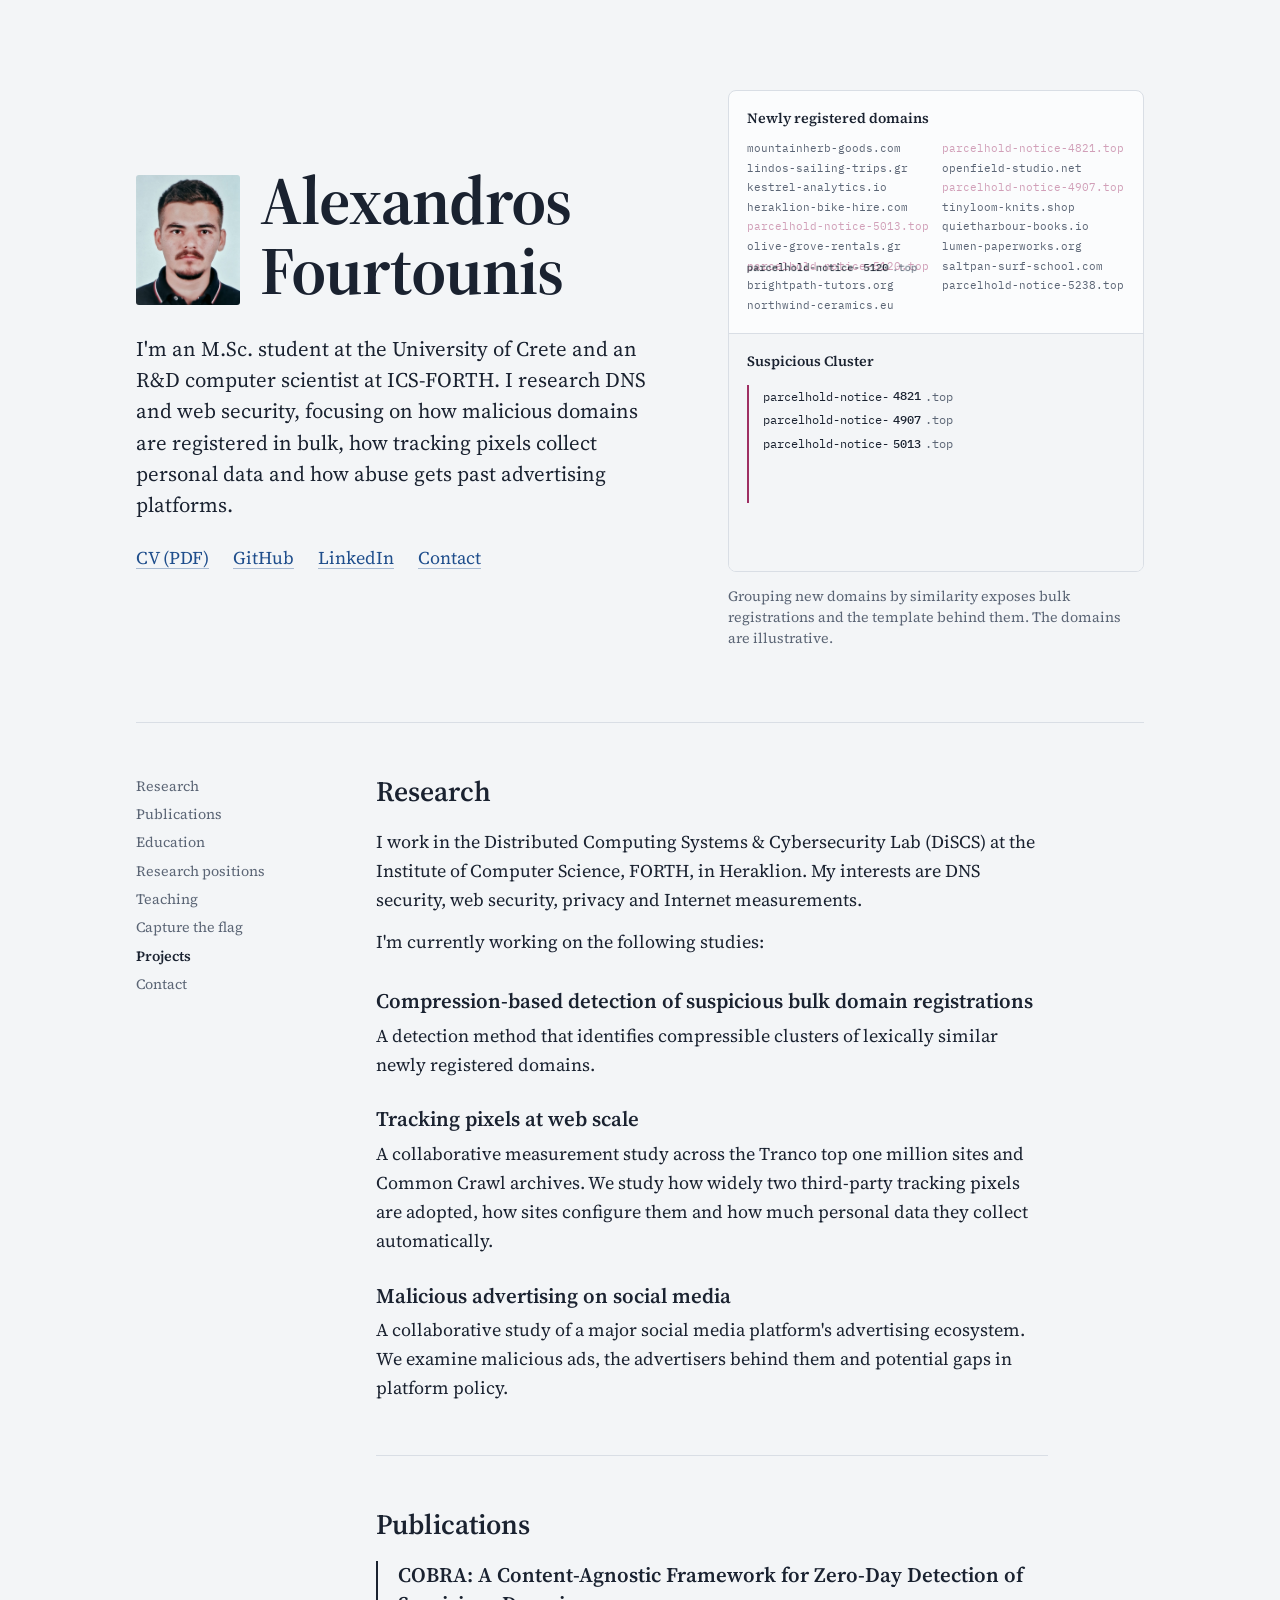
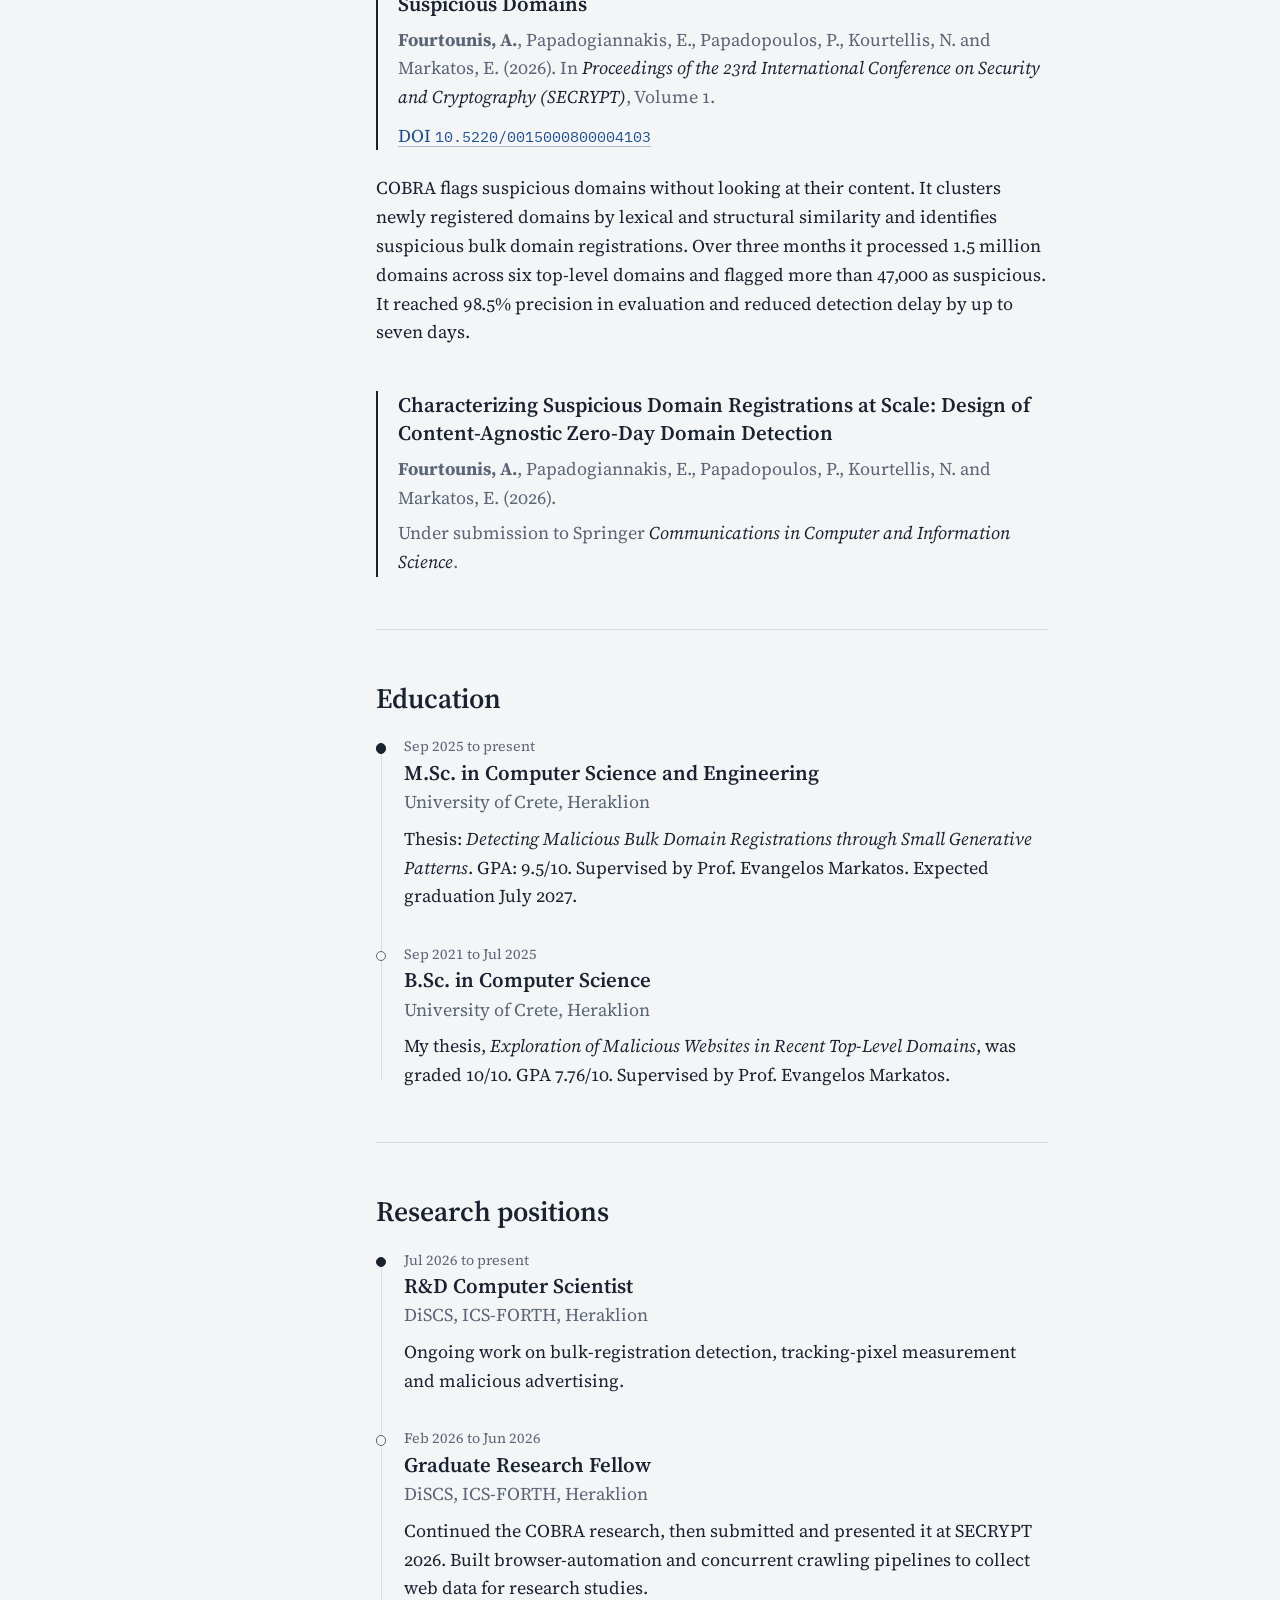
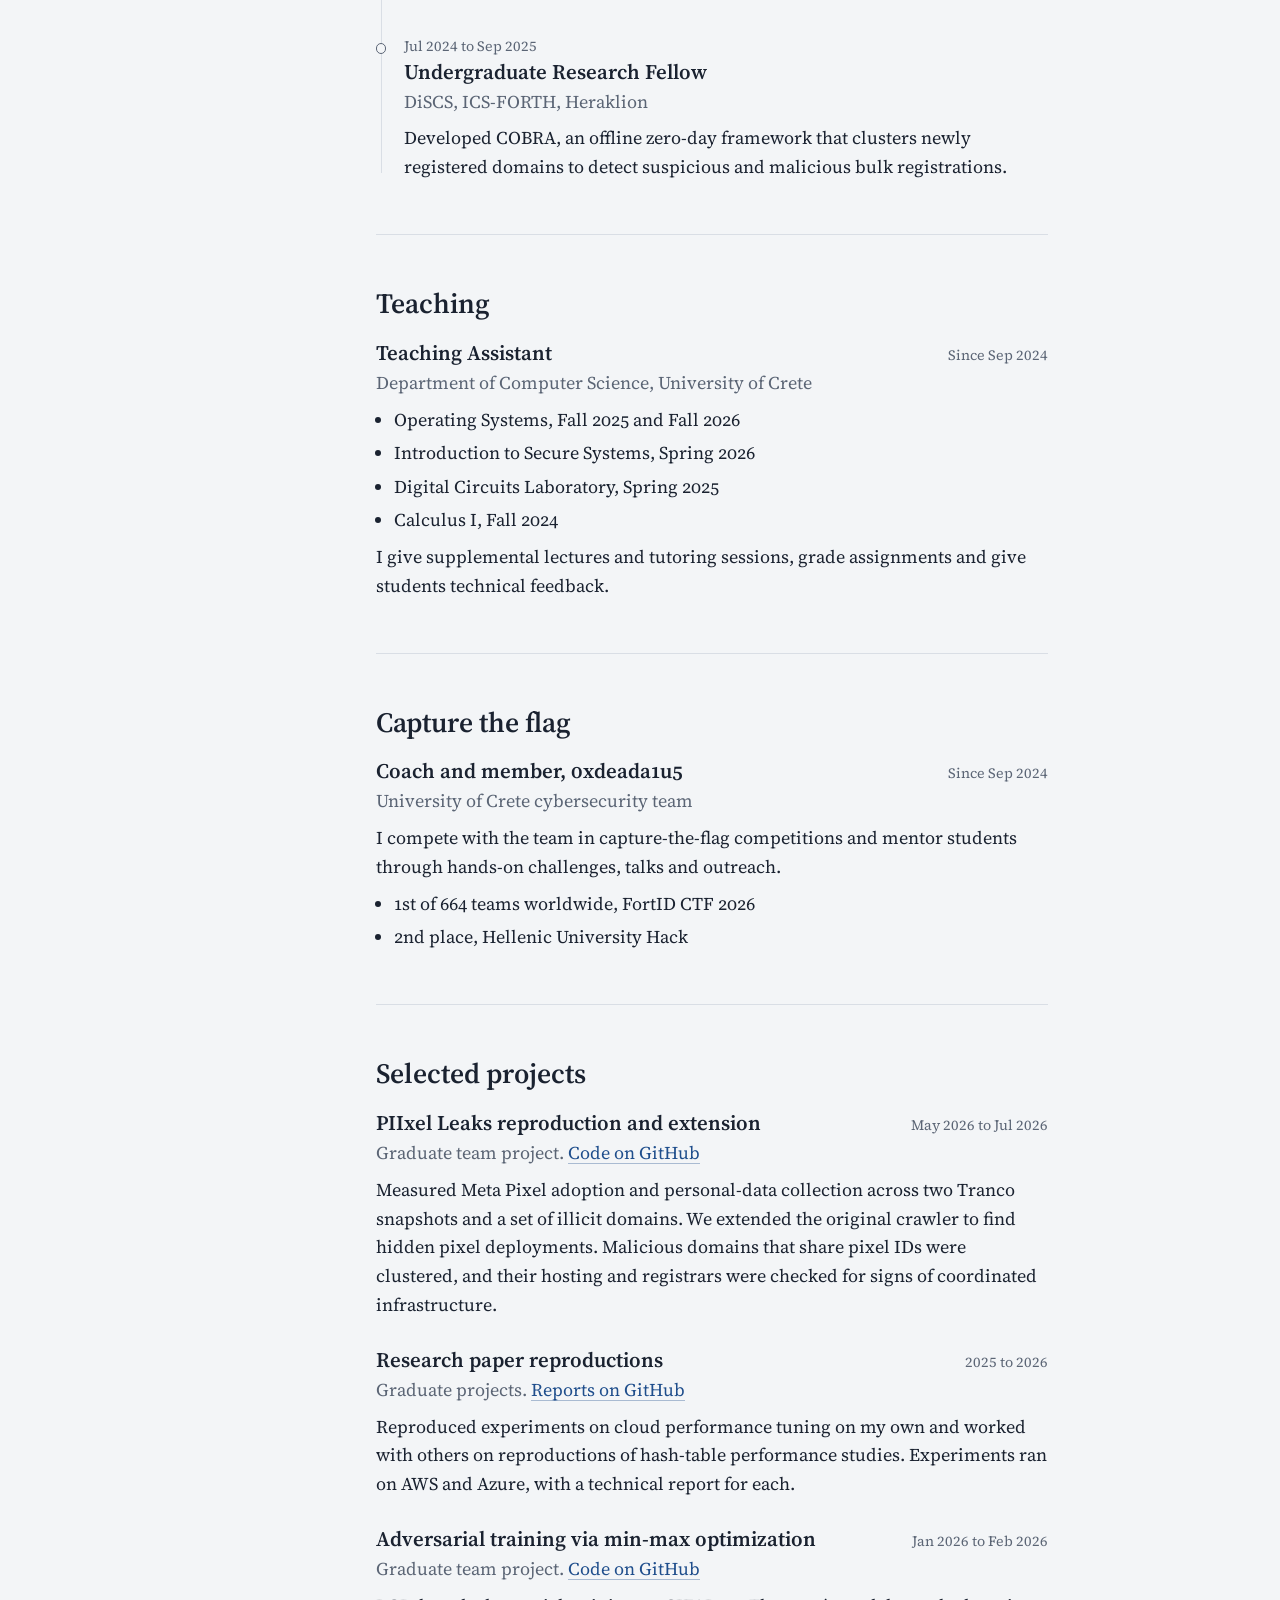
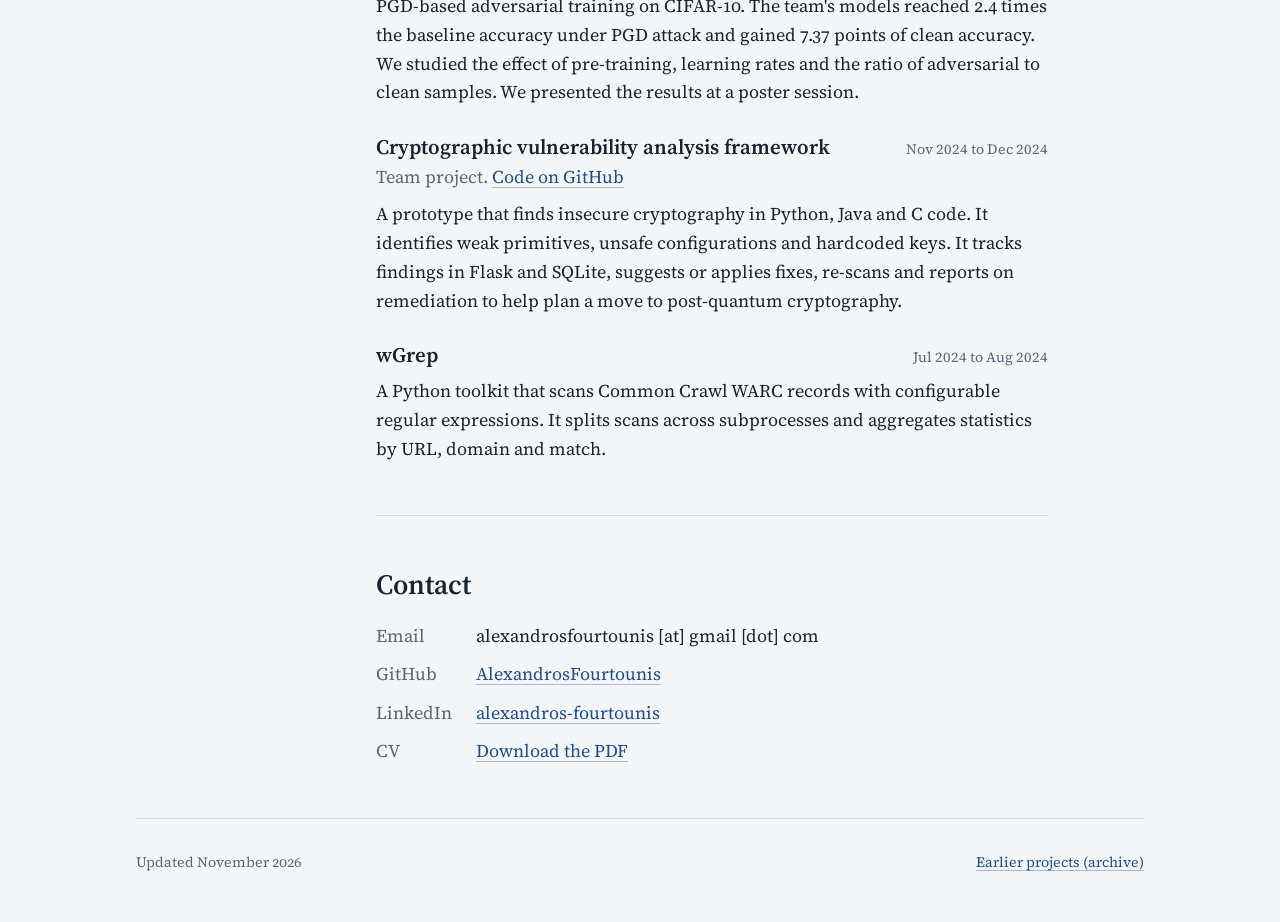
<file: index.html>
<!DOCTYPE html>
<html lang="en">
<head>
  <meta charset="UTF-8">
  <meta name="viewport" content="width=device-width, initial-scale=1.0">
  <title>Alexandros Fourtounis</title>
  <meta name="description" content="Alexandros Fourtounis is an M.Sc. student at the University of Crete and an R&amp;D computer scientist at ICS-FORTH, researching DNS security, web security and privacy.">
  <meta name="author" content="Alexandros Fourtounis">
  <link rel="canonical" href="https://alexandrosfourtounis.github.io/">

  <meta property="og:type" content="profile">
  <meta property="og:title" content="Alexandros Fourtounis">
  <meta property="og:description" content="Security researcher at ICS-FORTH working on DNS security, web measurement and privacy.">
  <meta property="og:url" content="https://alexandrosfourtounis.github.io/">
  <meta property="og:image" content="https://alexandrosfourtounis.github.io/images/alexandros-fourtounis.jpg">
  <meta name="twitter:card" content="summary">

  <link rel="icon" href="favicon.svg" type="image/svg+xml">
  <meta name="theme-color" content="#F3F5F7" media="(prefers-color-scheme: light)">
  <meta name="theme-color" content="#121821" media="(prefers-color-scheme: dark)">

  <link rel="preconnect" href="https://fonts.googleapis.com">
  <link rel="preconnect" href="https://fonts.gstatic.com" crossorigin>
  <link href="https://fonts.googleapis.com/css2?family=IBM+Plex+Mono:wght@400&family=Source+Serif+4:ital,opsz,wght@0,8..60,400..700;1,8..60,400&display=swap" rel="stylesheet">
  <link rel="stylesheet" href="styles.css">
</head>
<body>
  <a class="skip-link" href="#research">Skip to content</a>

  <div class="frame">
    <header class="hero">
      <div class="hero-intro">
        <img class="portrait" src="images/alexandros-fourtounis.jpg" alt="Portrait of Alexandros Fourtounis" width="480" height="600">
        <h1>Alexandros Fourtounis</h1>
        <p class="hero-lede">I'm an M.Sc. student at the University of Crete and an R&amp;D computer scientist at ICS-FORTH. I research DNS and web security, focusing on how malicious domains are registered in bulk, how tracking pixels collect personal data and how abuse gets past advertising platforms.</p>
        <ul class="hero-links">
          <li><a href="Alexandros_Fourtounis_CV.pdf">CV (PDF)</a></li>
          <li><a href="https://github.com/AlexandrosFourtounis">GitHub</a></li>
          <li><a href="https://linkedin.com/in/alexandros-fourtounis">LinkedIn</a></li>
          <li><a href="#contact">Contact</a></li>
        </ul>
      </div>

      <figure class="feed" id="feed">
        <div class="feed-panel">
          <div class="feed-stage">
            <p class="feed-head"><strong>Newly registered domains</strong></p>
            <ul class="stream" aria-label="Newly registered domains">
              <li>mountainherb-goods.com</li>
              <li class="m" data-m="0">parcelhold-notice-4821.top</li>
              <li>lindos-sailing-trips.gr</li>
              <li>openfield-studio.net</li>
              <li>kestrel-analytics.io</li>
              <li class="m" data-m="1">parcelhold-notice-4907.top</li>
              <li>heraklion-bike-hire.com</li>
              <li>tinyloom-knits.shop</li>
              <li class="m" data-m="2">parcelhold-notice-5013.top</li>
              <li>quietharbour-books.io</li>
              <li>olive-grove-rentals.gr</li>
              <li>lumen-paperworks.org</li>
              <li class="m" data-m="3">parcelhold-notice-5120.top</li>
              <li>saltpan-surf-school.com</li>
              <li>brightpath-tutors.org</li>
              <li class="m" data-m="4">parcelhold-notice-5238.top</li>
              <li>northwind-ceramics.eu</li>
            </ul>
          </div>
          <div class="feed-stage feed-cluster">
            <p class="feed-head"><strong>Suspicious Cluster</strong></p>
            <ol class="cluster" aria-label="Domains grouped into one cluster">
              <li data-m="0">parcelhold-notice-<span class="slot">4821</span><span class="tld">.top</span></li>
              <li data-m="1">parcelhold-notice-<span class="slot">4907</span><span class="tld">.top</span></li>
              <li data-m="2">parcelhold-notice-<span class="slot">5013</span><span class="tld">.top</span></li>
              <li data-m="3">parcelhold-notice-<span class="slot">5120</span><span class="tld">.top</span></li>
              <li data-m="4">parcelhold-notice-<span class="slot">5238</span><span class="tld">.top</span></li>
            </ol>
            <p class="pattern"><span class="pattern-label">Shared template</span><span class="template">parcelhold-notice-<span class="slot">[0-9]{4}</span><span class="tld">.top</span></span></p>
          </div>
        </div>
        <figcaption>Grouping new domains by similarity exposes bulk registrations and the template behind them. The domains are illustrative.</figcaption>
      </figure>
      <script>
        (function () {
          var feed = document.getElementById('feed');
          if (!feed || !feed.animate || window.matchMedia('(prefers-reduced-motion: reduce)').matches) return;
          feed.classList.add('armed');
          var ready = document.fonts && document.fonts.ready ? document.fonts.ready : Promise.resolve();
          ready.then(function () {
            var rows = feed.querySelectorAll('.cluster li');
            var start = 700, gap = 380, flight = 650;
            rows.forEach(function (row, i) {
              setTimeout(function () {
                var src = feed.querySelector('.stream .m[data-m="' + row.dataset.m + '"]');
                var a = src.getBoundingClientRect(), b = row.getBoundingClientRect();
                var k = parseFloat(getComputedStyle(src).fontSize) / parseFloat(getComputedStyle(row).fontSize);
                var dx = a.left + parseFloat(getComputedStyle(src).paddingLeft) - b.left;
                var dy = a.top - b.top;
                src.classList.add('taken');
                row.classList.add('landed');
                row.animate(
                  [{ transform: 'translate(' + dx + 'px,' + dy + 'px) scale(' + k + ')' }, { transform: 'none' }],
                  { duration: flight, easing: 'cubic-bezier(.2,.75,.2,1)' }
                );
              }, start + i * gap);
            });
            setTimeout(function () { feed.classList.add('resolved'); },
              start + (rows.length - 1) * gap + flight + 150);
          });
        })();
      </script>
    </header>

    <div class="layout">
      <nav class="rail" aria-label="Sections">
        <ul>
          <li><a href="#research">Research</a></li>
          <li><a href="#publication">Publications</a></li>
          <li><a href="#education">Education</a></li>
          <li><a href="#positions">Research positions</a></li>
          <li><a href="#teaching">Teaching</a></li>
          <li><a href="#ctf">Capture the flag</a></li>
          <li><a href="#projects">Projects</a></li>
          <li><a href="#contact">Contact</a></li>
        </ul>
      </nav>

      <main>
        <section id="research" aria-labelledby="research-h">
          <h2 id="research-h">Research</h2>
          <div class="intro">
            <p>I work in the Distributed Computing Systems &amp; Cybersecurity Lab (DiSCS) at the Institute of Computer Science, FORTH, in Heraklion. My interests are DNS security, web security, privacy and Internet measurements.</p>
            <p>I'm currently working on the following studies:</p>
          </div>

          <ul class="entries">
            <li class="entry">
              <h3>Compression-based detection of suspicious bulk domain registrations</h3>
              <p>A detection method that identifies compressible clusters of lexically similar newly registered domains.</p>
            </li>
            <li class="entry">
              <h3>Tracking pixels at web scale</h3>
              <p>A collaborative measurement study across the Tranco top one million sites and Common Crawl archives. We study how widely two third-party tracking pixels are adopted, how sites configure them and how much personal data they collect automatically.</p>
            </li>
            <li class="entry">
              <h3>Malicious advertising on social media</h3>
              <p>A collaborative study of a major social media platform's advertising ecosystem. We examine malicious ads, the advertisers behind them and potential gaps in platform policy.</p>
            </li>
          </ul>
        </section>

        <section id="publication" aria-labelledby="publication-h">
          <h2 id="publication-h">Publications</h2>
          <article class="pub">
            <div class="citation">
              <p class="citation-title">COBRA: A Content-Agnostic Framework for Zero-Day Detection of Suspicious Domains</p>
              <p class="citation-meta"><strong>Fourtounis, A.</strong>, Papadogiannakis, E., Papadopoulos, P., Kourtellis, N. and Markatos, E. (2026). In <em>Proceedings of the 23rd International Conference on Security and Cryptography (SECRYPT)</em>, Volume 1.</p>
              <ul class="citation-links">
                <li><a href="https://doi.org/10.5220/0015000800004103">DOI <span class="code">10.5220/0015000800004103</span></a></li>
              </ul>
            </div>
            <p>COBRA flags suspicious domains without looking at their content. It clusters newly registered domains by lexical and structural similarity and identifies suspicious bulk domain registrations. Over three months it processed 1.5 million domains across six top-level domains and flagged more than 47,000 as suspicious. It reached 98.5% precision in evaluation and reduced detection delay by up to seven days.</p>
          </article>
          <article class="pub">
            <div class="citation">
              <p class="citation-title">Characterizing Suspicious Domain Registrations at Scale: Design of Content-Agnostic Zero-Day Domain Detection</p>
              <p class="citation-meta"><strong>Fourtounis, A.</strong>, Papadogiannakis, E., Papadopoulos, P., Kourtellis, N. and Markatos, E. (2026).</p>
              <p class="citation-meta">Under submission to Springer <em>Communications in Computer and Information Science</em>.</p>
            </div>
          </article>
        </section>

        <section id="education" aria-labelledby="education-h">
          <h2 id="education-h">Education</h2>
          <ol class="timeline">
            <li class="entry now">
              <span class="date">Sep 2025 to present</span>
              <h3>M.Sc. in Computer Science and Engineering</h3>
              <p class="entry-sub">University of Crete, Heraklion</p>
              <p>Thesis: <em>Detecting Malicious Bulk Domain Registrations through Small Generative Patterns</em>. GPA: 9.5/10. Supervised by Prof. Evangelos Markatos. Expected graduation July 2027.</p>
            </li>
            <li class="entry">
              <span class="date">Sep 2021 to Jul 2025</span>
              <h3>B.Sc. in Computer Science</h3>
              <p class="entry-sub">University of Crete, Heraklion</p>
              <p>My thesis, <em>Exploration of Malicious Websites in Recent Top-Level Domains</em>, was graded 10/10. GPA 7.76/10. Supervised by Prof. Evangelos Markatos.</p>
            </li>
          </ol>
        </section>

        <section id="positions" aria-labelledby="positions-h">
          <h2 id="positions-h">Research positions</h2>
          <ol class="timeline">
            <li class="entry now">
              <span class="date">Jul 2026 to present</span>
              <h3>R&amp;D Computer Scientist</h3>
              <p class="entry-sub">DiSCS, ICS-FORTH, Heraklion</p>
              <p>Ongoing work on bulk-registration detection, tracking-pixel measurement and malicious advertising.</p>
            </li>
            <li class="entry">
              <span class="date">Feb 2026 to Jun 2026</span>
              <h3>Graduate Research Fellow</h3>
              <p class="entry-sub">DiSCS, ICS-FORTH, Heraklion</p>
              <p>Continued the COBRA research, then submitted and presented it at SECRYPT 2026. Built browser-automation and concurrent crawling pipelines to collect web data for research studies.</p>
            </li>
            <li class="entry">
              <span class="date">Jul 2024 to Sep 2025</span>
              <h3>Undergraduate Research Fellow</h3>
              <p class="entry-sub">DiSCS, ICS-FORTH, Heraklion</p>
              <p>Developed COBRA, an offline zero-day framework that clusters newly registered domains to detect suspicious and malicious bulk registrations.</p>
            </li>
          </ol>
        </section>

        <section id="teaching" aria-labelledby="teaching-h">
          <h2 id="teaching-h">Teaching</h2>
          <div class="entry">
            <div class="entry-head">
              <h3>Teaching Assistant</h3>
              <span class="date">Since Sep 2024</span>
            </div>
            <p class="entry-sub">Department of Computer Science, University of Crete</p>
            <ul>
              <li>Operating Systems, Fall 2025 and Fall 2026</li>
              <li>Introduction to Secure Systems, Spring 2026</li>
              <li>Digital Circuits Laboratory, Spring 2025</li>
              <li>Calculus I, Fall 2024</li>
            </ul>
            <p>I give supplemental lectures and tutoring sessions, grade assignments and give students technical feedback.</p>
          </div>
        </section>

        <section id="ctf" aria-labelledby="ctf-h">
          <h2 id="ctf-h">Capture the flag</h2>
          <div class="entry">
            <div class="entry-head">
              <h3>Coach and member, 0xdeada1u5</h3>
              <span class="date">Since Sep 2024</span>
            </div>
            <p class="entry-sub">University of Crete cybersecurity team</p>
            <p>I compete with the team in capture-the-flag competitions and mentor students through hands-on challenges, talks and outreach.</p>
            <ul>
              <li>1st of 664 teams worldwide, FortID CTF 2026</li>
              <li>2nd place, Hellenic University Hack</li>
            </ul>
          </div>
        </section>

        <section id="projects" aria-labelledby="projects-h">
          <h2 id="projects-h">Selected projects</h2>
          <ul class="entries">
            <li class="entry">
              <div class="entry-head"><h3>PIIxel Leaks reproduction and extension</h3><span class="date">May 2026 to Jul 2026</span></div>
              <p class="entry-sub">Graduate team project. <a href="https://github.com/AlexandrosFourtounis/PIIxelLeaks_ExtensionReproductionProject">Code on GitHub</a></p>
              <p>Measured Meta Pixel adoption and personal-data collection across two Tranco snapshots and a set of illicit domains. We extended the original crawler to find hidden pixel deployments. Malicious domains that share pixel IDs were clustered, and their hosting and registrars were checked for signs of coordinated infrastructure.</p>
            </li>
            <li class="entry">
              <div class="entry-head"><h3>Research paper reproductions</h3><span class="date">2025 to 2026</span></div>
              <p class="entry-sub">Graduate projects. <a href="https://github.com/AlexandrosFourtounis/ReplicationProjects">Reports on GitHub</a></p>
              <p>Reproduced experiments on cloud performance tuning on my own and worked with others on reproductions of hash-table performance studies. Experiments ran on AWS and Azure, with a technical report for each.</p>
            </li>
            <li class="entry">
              <div class="entry-head"><h3>Adversarial training via min-max optimization</h3><span class="date">Jan 2026 to Feb 2026</span></div>
              <p class="entry-sub">Graduate team project. <a href="https://github.com/AlexandrosFourtounis/AdversarialTrainingProject">Code on GitHub</a></p>
              <p>PGD-based adversarial training on CIFAR-10. The team's models reached 2.4 times the baseline accuracy under PGD attack and gained 7.37 points of clean accuracy. We studied the effect of pre-training, learning rates and the ratio of adversarial to clean samples. We presented the results at a poster session.</p>
            </li>
            <li class="entry">
              <div class="entry-head"><h3>Cryptographic vulnerability analysis framework</h3><span class="date">Nov 2024 to Dec 2024</span></div>
              <p class="entry-sub">Team project. <a href="https://github.com/AlexandrosFourtounis/Crypto-Agility-Framework-for-PQC">Code on GitHub</a></p>
              <p>A prototype that finds insecure cryptography in Python, Java and C code. It identifies weak primitives, unsafe configurations and hardcoded keys. It tracks findings in Flask and SQLite, suggests or applies fixes, re-scans and reports on remediation to help plan a move to post-quantum cryptography.</p>
            </li>
            <li class="entry">
              <div class="entry-head"><h3>wGrep</h3><span class="date">Jul 2024 to Aug 2024</span></div>
              <p>A Python toolkit that scans Common Crawl WARC records with configurable regular expressions. It splits scans across subprocesses and aggregates statistics by URL, domain and match.</p>
            </li>
          </ul>
        </section>

        <section id="contact" aria-labelledby="contact-h">
          <h2 id="contact-h">Contact</h2>
          <ul class="contact-list">
            <li><span class="label">Email</span> alexandrosfourtounis [at] gmail [dot] com</li>
            <li><span class="label">GitHub</span> <a href="https://github.com/AlexandrosFourtounis">AlexandrosFourtounis</a></li>
            <li><span class="label">LinkedIn</span> <a href="https://linkedin.com/in/alexandros-fourtounis">alexandros-fourtounis</a></li>
            <li><span class="label">CV</span> <a href="Alexandros_Fourtounis_CV.pdf">Download the PDF</a></li>
          </ul>
        </section>
      </main>
    </div>

    <footer class="site-footer">
      <span>Updated November 2026</span>
      <a href="archive/">Earlier projects (archive)</a>
    </footer>
  </div>

  <script>
    (function () {
      if (!('IntersectionObserver' in window)) return;
      var links = document.querySelectorAll('.rail a');
      var byId = {};
      links.forEach(function (a) { byId[a.getAttribute('href').slice(1)] = a; });
      var observer = new IntersectionObserver(function (entries) {
        entries.forEach(function (e) {
          if (!e.isIntersecting) return;
          links.forEach(function (a) { a.removeAttribute('aria-current'); });
          var link = byId[e.target.id];
          if (link) link.setAttribute('aria-current', 'true');
        });
      }, { rootMargin: '-30% 0px -60% 0px' });
      document.querySelectorAll('main section').forEach(function (s) { observer.observe(s); });
    })();
  </script>
</body>
</html>
</file>
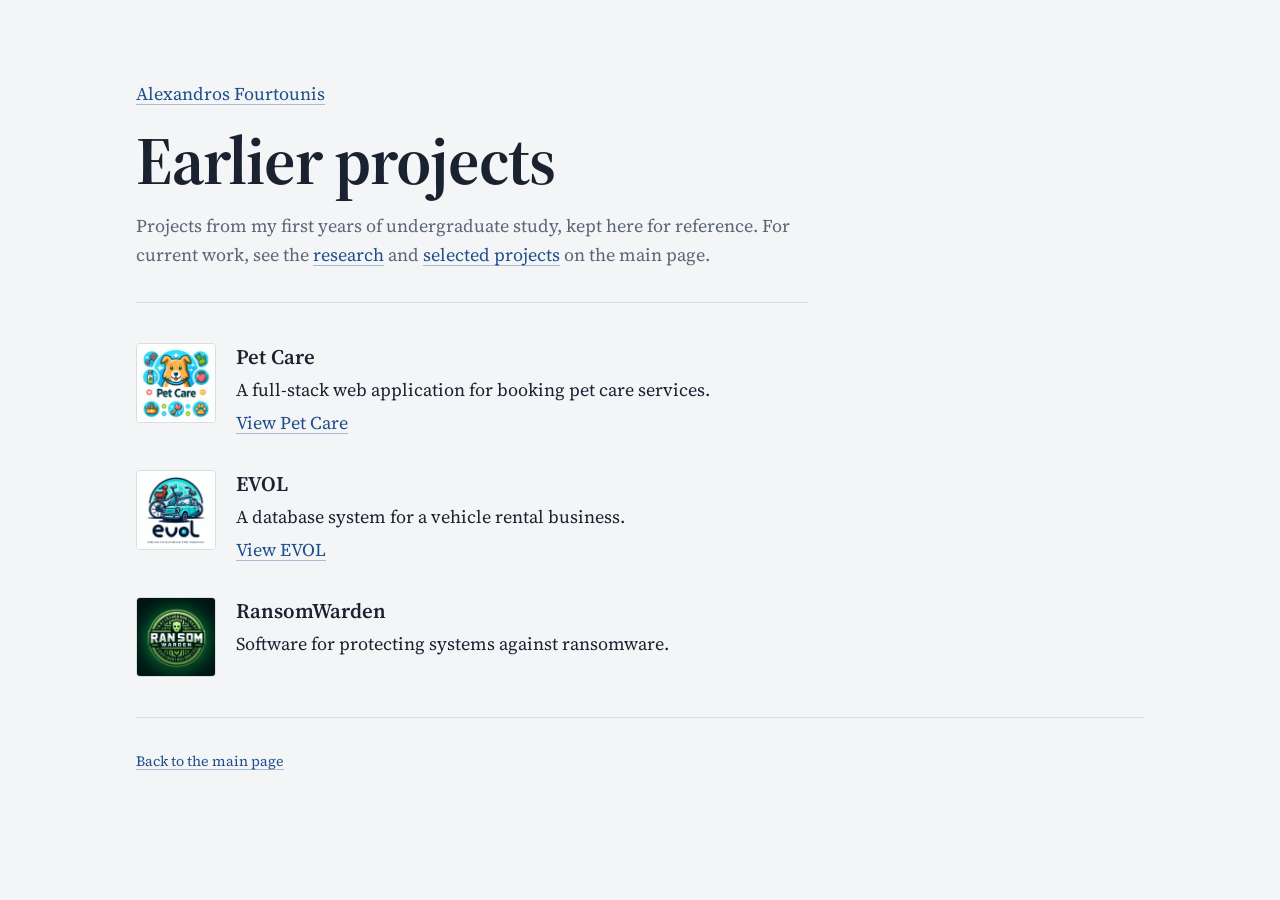
<file: archive/index.html>
<!DOCTYPE html>
<html lang="en">
<head>
  <meta charset="UTF-8">
  <meta name="viewport" content="width=device-width, initial-scale=1.0">
  <title>Earlier projects | Alexandros Fourtounis</title>
  <meta name="description" content="Earlier undergraduate projects by Alexandros Fourtounis, kept for reference.">
  <meta name="robots" content="noindex">
  <link rel="icon" href="../favicon.svg" type="image/svg+xml">
  <link rel="preconnect" href="https://fonts.googleapis.com">
  <link rel="preconnect" href="https://fonts.gstatic.com" crossorigin>
  <link href="https://fonts.googleapis.com/css2?family=Source+Serif+4:ital,opsz,wght@0,8..60,400..700;1,8..60,400&display=swap" rel="stylesheet">
  <link rel="stylesheet" href="../styles.css">
</head>
<body>
  <div class="frame">
    <header class="archive-head">
      <a href="../">Alexandros Fourtounis</a>
      <h1>Earlier projects</h1>
      <p class="muted">Projects from my first years of undergraduate study, kept here for reference. For current work, see the <a href="../#research">research</a> and <a href="../#projects">selected projects</a> on the main page.</p>
    </header>

    <main>
      <ul class="archive-list">
        <li>
          <img src="images/petcare_logo.jpg" alt="" width="320" height="320">
          <div>
            <h2 class="citation-title">Pet Care</h2>
            <p>A full-stack web application for booking pet care services.</p>
            <p><a href="https://alexandrosfourtounis.github.io/PetCare/">View Pet Care</a></p>
          </div>
        </li>
        <li>
          <img src="images/evol_logo.jpg" alt="" width="320" height="320">
          <div>
            <h2 class="citation-title">EVOL</h2>
            <p>A database system for a vehicle rental business.</p>
            <p><a href="https://alexandrosfourtounis.github.io/EVOL/">View EVOL</a></p>
          </div>
        </li>
        <li>
          <img src="images/ransomwarden_logo.jpg" alt="" width="320" height="320">
          <div>
            <h2 class="citation-title">RansomWarden</h2>
            <p>Software for protecting systems against ransomware.</p>
          </div>
        </li>
      </ul>
    </main>

    <footer class="site-footer">
      <a href="../">Back to the main page</a>
    </footer>
  </div>
</body>
</html>
</file>
<file: styles.css>
/* Tokens ------------------------------------------------------------ */
:root {
  --paper: #F3F5F7;
  --panel: #FBFCFD;
  --ink: #1A2230;
  --slate: #5B6575;
  --rule: #D9DEE5;
  --signal: #9E2F63;
  --signal-wash: rgba(158, 47, 99, 0.09);
  --signal-line: rgba(158, 47, 99, 0.45);
  --link: #1F4E8C;
  --link-line: rgba(31, 78, 140, 0.35);

  --serif: "Source Serif 4", "Source Serif Pro", Georgia, serif;
  --mono: "IBM Plex Mono", ui-monospace, "SFMono-Regular", Menlo, monospace;

  --step--1: 0.889rem;
  --step-0: 1.125rem;
  --step-1: 1.3rem;
  --step-2: 1.75rem;
  --step-3: clamp(2.5rem, 2rem + 3.2vw, 4.25rem);

  --measure: 42rem;
  --gutter: clamp(1rem, 4vw, 2.5rem);

  color-scheme: light;
}

@media (prefers-color-scheme: dark) {
  :root:not([data-theme="light"]) {
    --paper: #121821;
    --panel: #18202B;
    --ink: #E6EAF0;
    --slate: #9AA4B2;
    --rule: #2A3341;
    --signal: #EE8DBC;
    --signal-wash: rgba(238, 141, 188, 0.12);
    --signal-line: rgba(238, 141, 188, 0.45);
    --link: #8DB4EE;
    --link-line: rgba(141, 180, 238, 0.4);
    color-scheme: dark;
  }
}

:root[data-theme="dark"] {
  --paper: #121821;
  --panel: #18202B;
  --ink: #E6EAF0;
  --slate: #9AA4B2;
  --rule: #2A3341;
  --signal: #EE8DBC;
  --signal-wash: rgba(238, 141, 188, 0.12);
  --signal-line: rgba(238, 141, 188, 0.45);
  --link: #8DB4EE;
  --link-line: rgba(141, 180, 238, 0.4);
  color-scheme: dark;
}

/* Base -------------------------------------------------------------- */
*,
*::before,
*::after { box-sizing: border-box; }

html {
  -webkit-text-size-adjust: 100%;
  scroll-behavior: smooth;
  scroll-padding-top: 1.5rem;
}

body {
  margin: 0;
  background: var(--paper);
  color: var(--ink);
  font-family: var(--serif);
  font-size: var(--step-0);
  font-optical-sizing: auto;
  line-height: 1.6;
  font-variant-numeric: oldstyle-nums proportional-nums;
  text-rendering: optimizeLegibility;
}

h1, h2, h3 {
  margin: 0;
  font-weight: 600;
  line-height: 1.2;
  text-wrap: balance;
}

p, ul, ol { margin: 0; }
p + p { margin-top: 0.75em; }

img { display: block; max-width: 100%; height: auto; }

a {
  color: var(--link);
  text-decoration: underline;
  text-decoration-thickness: 1px;
  text-decoration-color: var(--link-line);
  text-underline-offset: 0.2em;
  transition: text-decoration-color 150ms ease;
}

a:hover {
  text-decoration-color: currentColor;
}

:focus-visible {
  outline: 2px solid var(--link);
  outline-offset: 3px;
  border-radius: 2px;
}

.code {
  font-family: var(--mono);
  font-size: 0.86em;
  font-variant-numeric: normal;
}

.visually-hidden {
  position: absolute;
  width: 1px;
  height: 1px;
  overflow: hidden;
  clip: rect(0 0 0 0);
  white-space: nowrap;
}

.skip-link {
  position: absolute;
  left: var(--gutter);
  top: -3rem;
  padding: 0.4rem 0.8rem;
  background: var(--ink);
  color: var(--paper);
  z-index: 10;
}

.skip-link:focus { top: 1rem; }

/* Page frame ---------------------------------------------------------- */
.frame {
  max-width: 68rem;
  margin: 0 auto;
  padding: 0 var(--gutter);
}

/* Hero ---------------------------------------------------------------- */
.hero {
  display: grid;
  gap: 2.5rem;
  padding: clamp(2.5rem, 7vw, 6rem) 0 clamp(2.5rem, 6vw, 4.5rem);
  border-bottom: 1px solid var(--rule);
}

.hero-intro {
  display: grid;
  grid-template-columns: auto 1fr;
  column-gap: 1.25rem;
  align-items: end;
}

.portrait {
  width: 5.5rem;
  aspect-ratio: 4 / 5;
  object-fit: cover;
  border-radius: 3px;
}

.hero h1 {
  font-size: var(--step-3);
  font-weight: 650;
  letter-spacing: -0.015em;
  line-height: 1.02;
}

.hero-lede {
  grid-column: 1 / -1;
  margin-top: 1.75rem;
  max-width: 36rem;
  font-size: var(--step-1);
  line-height: 1.5;
}

.hero-links {
  grid-column: 1 / -1;
  display: flex;
  flex-wrap: wrap;
  gap: 0.35rem 1.5rem;
  margin-top: 1.5rem;
  padding: 0;
  list-style: none;
}

/* Bulk-registration illustration: the one memorable element ------------ */
.feed {
  margin: 0;
  align-self: center;
}

.feed-panel {
  background: var(--panel);
  border: 1px solid var(--rule);
  border-radius: 8px;
  font-family: var(--mono);
  font-variant-numeric: normal;
  font-size: 0.78rem;
  overflow: hidden;
}

.feed-head {
  display: flex;
  justify-content: space-between;
  align-items: baseline;
  gap: 1rem;
  font-family: var(--serif);
  font-size: var(--step--1);
  color: var(--slate);
}

.feed-head strong {
  font-weight: 600;
  color: var(--ink);
}

.feed-stage {
  padding: 1rem 1.1rem 1.1rem;
}

/* The day's registrations, as a loose stream */
.stream {
  list-style: none;
  padding: 0;
  margin-top: 0.6rem;
  display: grid;
  grid-template-columns: repeat(2, minmax(0, 1fr));
  column-gap: 0.75rem;
  font-size: 0.7rem;
}

.stream li {
  color: var(--slate);
  line-height: 1.75;
  white-space: nowrap;
  overflow: hidden;
  text-overflow: ellipsis;
  transition: color 400ms ease;
}

/* A member that has been pulled into the cluster leaves an empty slot */
.feed:not(.armed) .stream .m,
.stream .m.taken {
  color: var(--signal-line);
}

/* The cluster */
.feed-cluster {
  border-top: 1px solid var(--rule);
  background: var(--paper);
}

.cluster {
  list-style: none;
  padding: 0 0 0 0.9rem;
  margin-top: 0.75rem;
  border-left: 2px solid var(--signal);
}

.cluster li {
  line-height: 1.9;
  color: var(--ink);
  white-space: nowrap;
  transform-origin: 0 0;
}

.tld { color: var(--slate); }

.slot {
  padding: 0.08rem 0.2rem;
  margin: 0 0.05rem;
  border-radius: 3px;
  color: var(--signal);
  background: var(--signal-wash);
  font-weight: 500;
  transition: color 500ms ease, background-color 500ms ease;
}

.pattern {
  display: flex;
  flex-wrap: wrap;
  align-items: baseline;
  gap: 0.25rem 0.75rem;
  margin-top: 0.9rem;
  padding-top: 0.75rem;
  border-top: 1px dashed var(--rule);
  transition: opacity 600ms ease, transform 600ms ease;
}

.pattern-label {
  font-family: var(--serif);
  font-size: var(--step--1);
  color: var(--slate);
}

.pattern .template {
  color: var(--ink);
  font-weight: 500;
}

/* Animated state, set by script. Without script or with reduced
   motion the illustration simply shows its final state. */
.feed.armed:not(.resolved) .slot {
  color: inherit;
  background-color: transparent;
}

.feed.armed:not(.resolved) .pattern {
  opacity: 0;
  transform: translateY(4px);
}

.feed.armed .cluster li { opacity: 0; }
.feed.armed .cluster li.landed { opacity: 1; }

.feed figcaption {
  margin-top: 0.85rem;
  font-size: var(--step--1);
  line-height: 1.5;
  color: var(--slate);
  max-width: 34rem;
}

@media (max-width: 30rem) {
  .feed-stage { padding-left: 0.85rem; padding-right: 0.85rem; }
  .stream { font-size: 0.62rem; column-gap: 0.5rem; }
}

/* Body: rail + column ------------------------------------------------- */
.layout {
  display: grid;
  gap: 0;
}

.rail { display: none; }

main section {
  padding: clamp(2.25rem, 5vw, 3.25rem) 0;
  border-bottom: 1px solid var(--rule);
  max-width: var(--measure);
}

main section:last-child { border-bottom: 0; }

main h2 {
  font-size: var(--step-2);
  margin-bottom: 1.25rem;
}

main h3 {
  font-size: var(--step-1);
  font-weight: 600;
}

.intro { margin-bottom: 2rem; }

.muted { color: var(--slate); }

.small { font-size: var(--step--1); }

/* Entries: title with date, like the CV */
.entries {
  list-style: none;
  padding: 0;
  display: grid;
  gap: 1.75rem;
}

.entry-head {
  display: flex;
  flex-wrap: wrap;
  align-items: baseline;
  justify-content: space-between;
  gap: 0.1rem 1rem;
}

.entry-head h3 { flex: 1 1 18rem; }

.date {
  color: var(--slate);
  font-size: var(--step--1);
  font-variant-numeric: lining-nums tabular-nums;
  white-space: nowrap;
}

.entry-sub {
  color: var(--slate);
  margin-top: 0.15rem;
}

.entry p:not(.entry-sub),
.entry ul { margin-top: 0.5rem; }

.entry ul { padding-left: 1.1rem; list-style: disc; }
.entry li + li { margin-top: 0.3rem; }

/* Publication */
.citation {
  padding-left: 1.25rem;
  border-left: 2px solid var(--ink);
}

.citation-title {
  font-size: var(--step-1);
  font-weight: 600;
  line-height: 1.35;
}

.citation-meta { margin-top: 0.5rem; color: var(--slate); }
.citation-meta em { color: var(--ink); }

.citation-links {
  display: flex;
  flex-wrap: wrap;
  gap: 0.25rem 1.5rem;
  margin-top: 0.6rem;
  padding: 0;
  list-style: none;
}

.citation + p { margin-top: 1.5rem; }

.pub + .pub { margin-top: 2.75rem; }

.citation-meta + .citation-meta { margin-top: 0.4rem; }

/* Timeline: the only place order matters */
.timeline {
  list-style: none;
  padding: 0;
  position: relative;
}

.timeline::before {
  content: "";
  position: absolute;
  left: 0.3rem;
  top: 0.55rem;
  bottom: 0.55rem;
  width: 1px;
  background: var(--rule);
}

.timeline > li {
  position: relative;
  padding-left: 1.75rem;
}

.timeline > li + li { margin-top: 2rem; }

.timeline > li::before {
  content: "";
  position: absolute;
  left: 0;
  top: 0.5rem;
  width: 0.65rem;
  height: 0.65rem;
  border-radius: 50%;
  background: var(--paper);
  border: 1px solid var(--slate);
}

.timeline > li.now::before {
  background: var(--ink);
  border-color: var(--ink);
}

.timeline .date {
  display: block;
  margin-bottom: 0.15rem;
}

/* Contact */
.contact-list {
  list-style: none;
  padding: 0;
  display: grid;
  gap: 0.6rem;
}

.contact-list .label {
  display: inline-block;
  min-width: 6rem;
  color: var(--slate);
}

/* Footer */
.site-footer {
  padding: 2rem 0 3rem;
  border-top: 1px solid var(--rule);
  color: var(--slate);
  font-size: var(--step--1);
  display: flex;
  flex-wrap: wrap;
  justify-content: space-between;
  gap: 0.5rem 2rem;
}

/* Wide screens ------------------------------------------------------- */
@media (min-width: 52rem) {
  .hero {
    grid-template-columns: minmax(0, 1fr) 26rem;
    column-gap: 4rem;
    align-items: center;
  }

  .portrait { width: 6.5rem; }
}

@media (min-width: 68rem) {
  .layout {
    grid-template-columns: 11rem minmax(0, 1fr);
    column-gap: 4rem;
  }

  .rail {
    display: block;
    position: sticky;
    top: 0;
    align-self: start;
    padding-top: clamp(2.25rem, 5vw, 3.25rem);
  }

  .rail ul {
    list-style: none;
    padding: 0;
    display: grid;
    gap: 0.35rem;
    font-size: var(--step--1);
  }

  .rail a {
    color: var(--slate);
    text-decoration: none;
  }

  .rail a:hover { color: var(--ink); }

  .rail a[aria-current="true"] {
    color: var(--ink);
    font-weight: 600;
  }
}

/* Archive page -------------------------------------------------------- */
.archive-head {
  padding: clamp(2.5rem, 7vw, 5rem) 0 2rem;
  border-bottom: 1px solid var(--rule);
  max-width: var(--measure);
}

.archive-head h1 {
  font-size: var(--step-3);
  font-weight: 650;
  letter-spacing: -0.015em;
  line-height: 1.05;
  margin-top: 1rem;
}

.archive-head p { margin-top: 1rem; }

.archive-list {
  list-style: none;
  padding: 2.5rem 0;
  display: grid;
  gap: 2rem;
  max-width: var(--measure);
}

.archive-list li {
  display: grid;
  grid-template-columns: 5rem 1fr;
  gap: 1.25rem;
  align-items: start;
}

.archive-list img {
  width: 5rem;
  height: 5rem;
  object-fit: cover;
  border-radius: 4px;
  border: 1px solid var(--rule);
}

.archive-list p { margin-top: 0.3rem; }

/* Motion preferences ------------------------------------------------- */
@media (prefers-reduced-motion: reduce) {
  html { scroll-behavior: auto; }
  a { transition: none; }
}

.archive-list h2 { margin-bottom: 0; }
</file>
